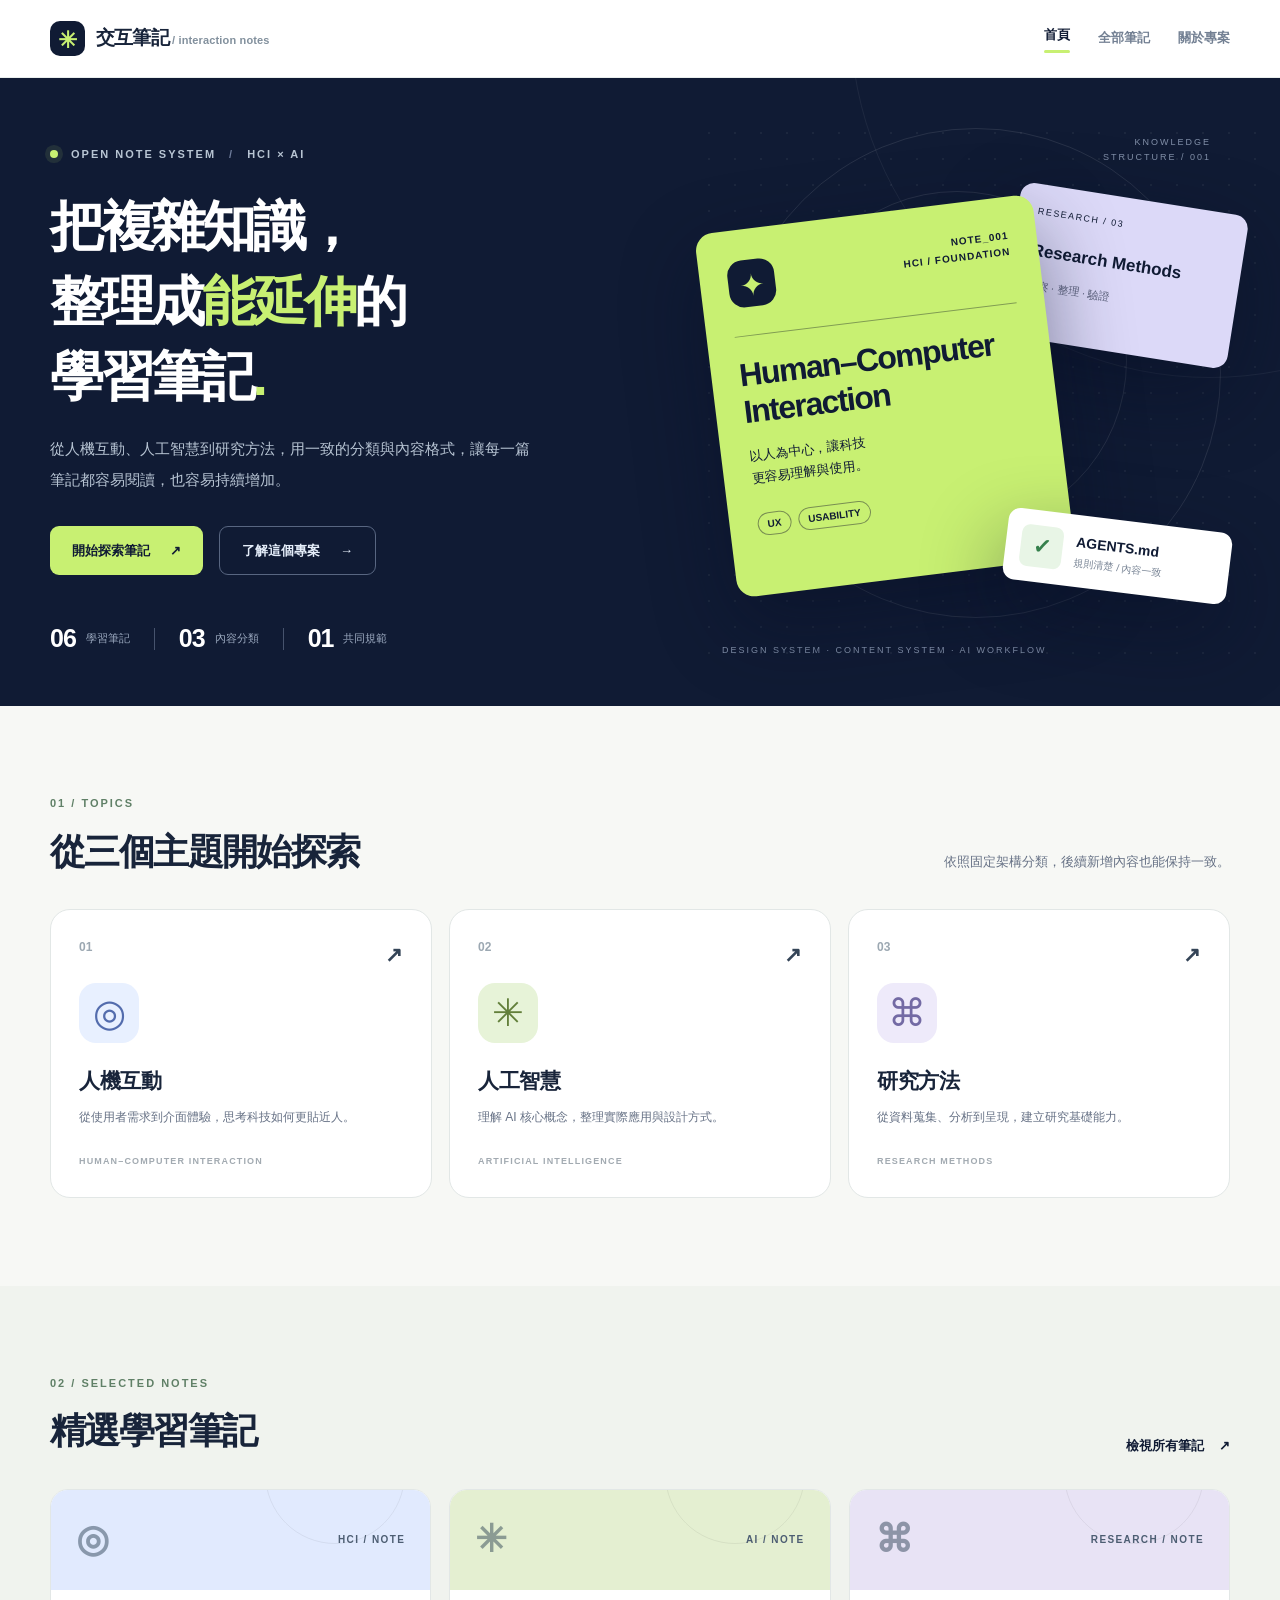
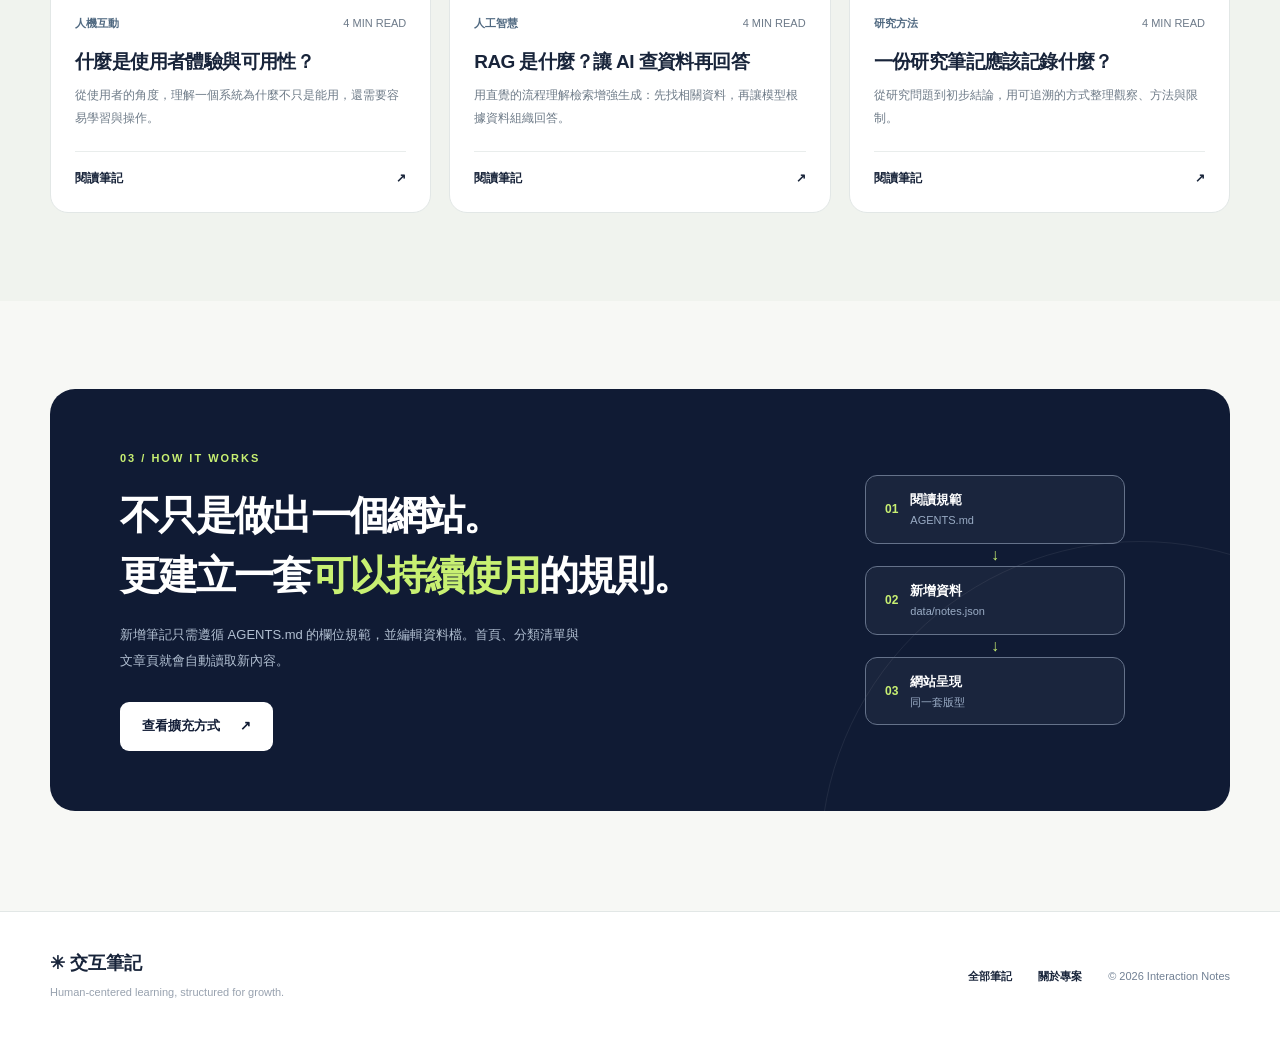
<file: index.html>
<!doctype html>
<html lang="zh-Hant">
<head>
  <meta charset="utf-8">
  <meta name="viewport" content="width=device-width, initial-scale=1">
  <meta name="theme-color" content="#101b34">
  <meta name="description" content="交互筆記：將人機互動、人工智慧與研究方法，整理成清楚、可擴充的學習筆記。">
  <title>交互筆記｜HCI × AI 學習知識庫</title>
  <link rel="stylesheet" href="./assets/css/style.css">
  <script src="./assets/js/app.js" defer></script>
</head>
<body data-page="home">
  <a class="skip-link" href="#main">跳到主要內容</a>
  <header class="site-header">
    <div class="container header-inner">
      <a class="brand" href="./index.html" aria-label="交互筆記首頁"><span class="brand-icon" aria-hidden="true">✳</span><span>交互筆記<span class="brand-en"> / interaction notes</span></span></a>
      <nav class="nav" aria-label="主選單"><a class="nav-link is-active" aria-current="page" href="./index.html">首頁</a><a class="nav-link" href="./library.html">全部筆記</a><a class="nav-link" href="./about.html">關於專案</a></nav>
    </div>
  </header>
  <main id="main">
    <section class="hero">
      <div class="hero-grid container">
        <div class="hero-content">
          <div class="eyebrow"><span class="eyebrow-dot"></span> OPEN NOTE SYSTEM <span class="eyebrow-slash">/</span> HCI × AI</div>
          <h1>把複雜知識，<br>整理成<span class="highlight">能延伸</span>的<br>學習筆記<span class="period">.</span></h1>
          <p class="hero-copy">從人機互動、人工智慧到研究方法，用一致的分類與內容格式，讓每一篇筆記都容易閱讀，也容易持續增加。</p>
          <div class="hero-actions"><a class="btn btn-primary" href="./library.html">開始探索筆記 <span aria-hidden="true">↗</span></a><a class="btn btn-ghost" href="./about.html">了解這個專案 <span aria-hidden="true">→</span></a></div>
          <div class="hero-stats"><div><strong id="home-note-count">06</strong><small>學習筆記</small></div><span class="stat-divider"></span><div><strong>03</strong><small>內容分類</small></div><span class="stat-divider"></span><div><strong>01</strong><small>共同規範</small></div></div>
        </div>
        <div class="hero-visual" aria-label="知識筆記與統一開發流程插畫">
          <div class="visual-orbit orbit-a"></div><div class="visual-orbit orbit-b"></div>
          <div class="visual-top-label">KNOWLEDGE<br>STRUCTURE / 001</div>
          <div class="floating-card float-back"><span>RESEARCH / 03</span><b>Research Methods</b><i>觀察 · 整理 · 驗證</i></div>
          <div class="floating-card float-main"><div class="card-top"><span class="card-avatar">✦</span><span class="card-mini">NOTE_001<br>HCI / FOUNDATION</span></div><div class="card-line"></div><h2>Human–Computer<br>Interaction</h2><p>以人為中心，讓科技<br>更容易理解與使用。</p><div class="card-tags"><span>UX</span><span>USABILITY</span></div></div>
          <div class="floating-card float-front"><span class="mini-square">✓</span><div><b>AGENTS.md</b><small>規則清楚 / 內容一致</small></div></div>
          <div class="visual-bottom-label">DESIGN SYSTEM · CONTENT SYSTEM · AI WORKFLOW</div>
        </div>
      </div>
    </section>
    <section class="section categories-section container" aria-labelledby="categories-title">
      <div class="section-heading"><div><div class="section-kicker">01 / TOPICS</div><h2 id="categories-title">從三個主題開始探索</h2></div><p>依照固定架構分類，後續新增內容也能保持一致。</p></div>
      <div class="category-grid">
        <a class="category-tile" href="./library.html?category=hci"><div class="tile-top"><span>01</span><span class="tile-arrow">↗</span></div><div class="category-symbol symbol-hci">◎</div><h3>人機互動</h3><p>從使用者需求到介面體驗，思考科技如何更貼近人。</p><span class="tile-en">HUMAN–COMPUTER INTERACTION</span></a>
        <a class="category-tile" href="./library.html?category=ai"><div class="tile-top"><span>02</span><span class="tile-arrow">↗</span></div><div class="category-symbol symbol-ai">✳</div><h3>人工智慧</h3><p>理解 AI 核心概念，整理實際應用與設計方式。</p><span class="tile-en">ARTIFICIAL INTELLIGENCE</span></a>
        <a class="category-tile" href="./library.html?category=research"><div class="tile-top"><span>03</span><span class="tile-arrow">↗</span></div><div class="category-symbol symbol-research">⌘</div><h3>研究方法</h3><p>從資料蒐集、分析到呈現，建立研究基礎能力。</p><span class="tile-en">RESEARCH METHODS</span></a>
      </div>
    </section>
    <section class="section featured-section" aria-labelledby="featured-title"><div class="container">
      <div class="section-heading"><div><div class="section-kicker">02 / SELECTED NOTES</div><h2 id="featured-title">精選學習筆記</h2></div><a class="text-link" href="./library.html">檢視所有筆記 <span aria-hidden="true">↗</span></a></div>
      <div id="featured-notes" class="note-grid" aria-live="polite"><p class="loading-copy">正在載入筆記內容……</p></div>
    </div></section>
    <section class="container system-section"><div class="system-card"><div><div class="section-kicker">03 / HOW IT WORKS</div><h2>不只是做出一個網站。<br>更建立一套<span>可以持續使用</span>的規則。</h2><p>新增筆記只需遵循 AGENTS.md 的欄位規範，並編輯資料檔。首頁、分類清單與文章頁就會自動讀取新內容。</p><a class="btn btn-light" href="./about.html">查看擴充方式 <span aria-hidden="true">↗</span></a></div><div class="system-flow"><div><span>01</span><b>閱讀規範</b><small>AGENTS.md</small></div><div class="flow-line">↓</div><div><span>02</span><b>新增資料</b><small>data/notes.json</small></div><div class="flow-line">↓</div><div><span>03</span><b>網站呈現</b><small>同一套版型</small></div></div></div></section>
  </main>
  <footer class="site-footer"><div class="container footer-inner"><div><a class="footer-brand" href="./index.html">✳ 交互筆記</a><p>Human-centered learning, structured for growth.</p></div><div class="footer-right"><a href="./library.html">全部筆記</a><a href="./about.html">關於專案</a><span>© 2026 Interaction Notes</span></div></div></footer>
</body>
</html>
</file>
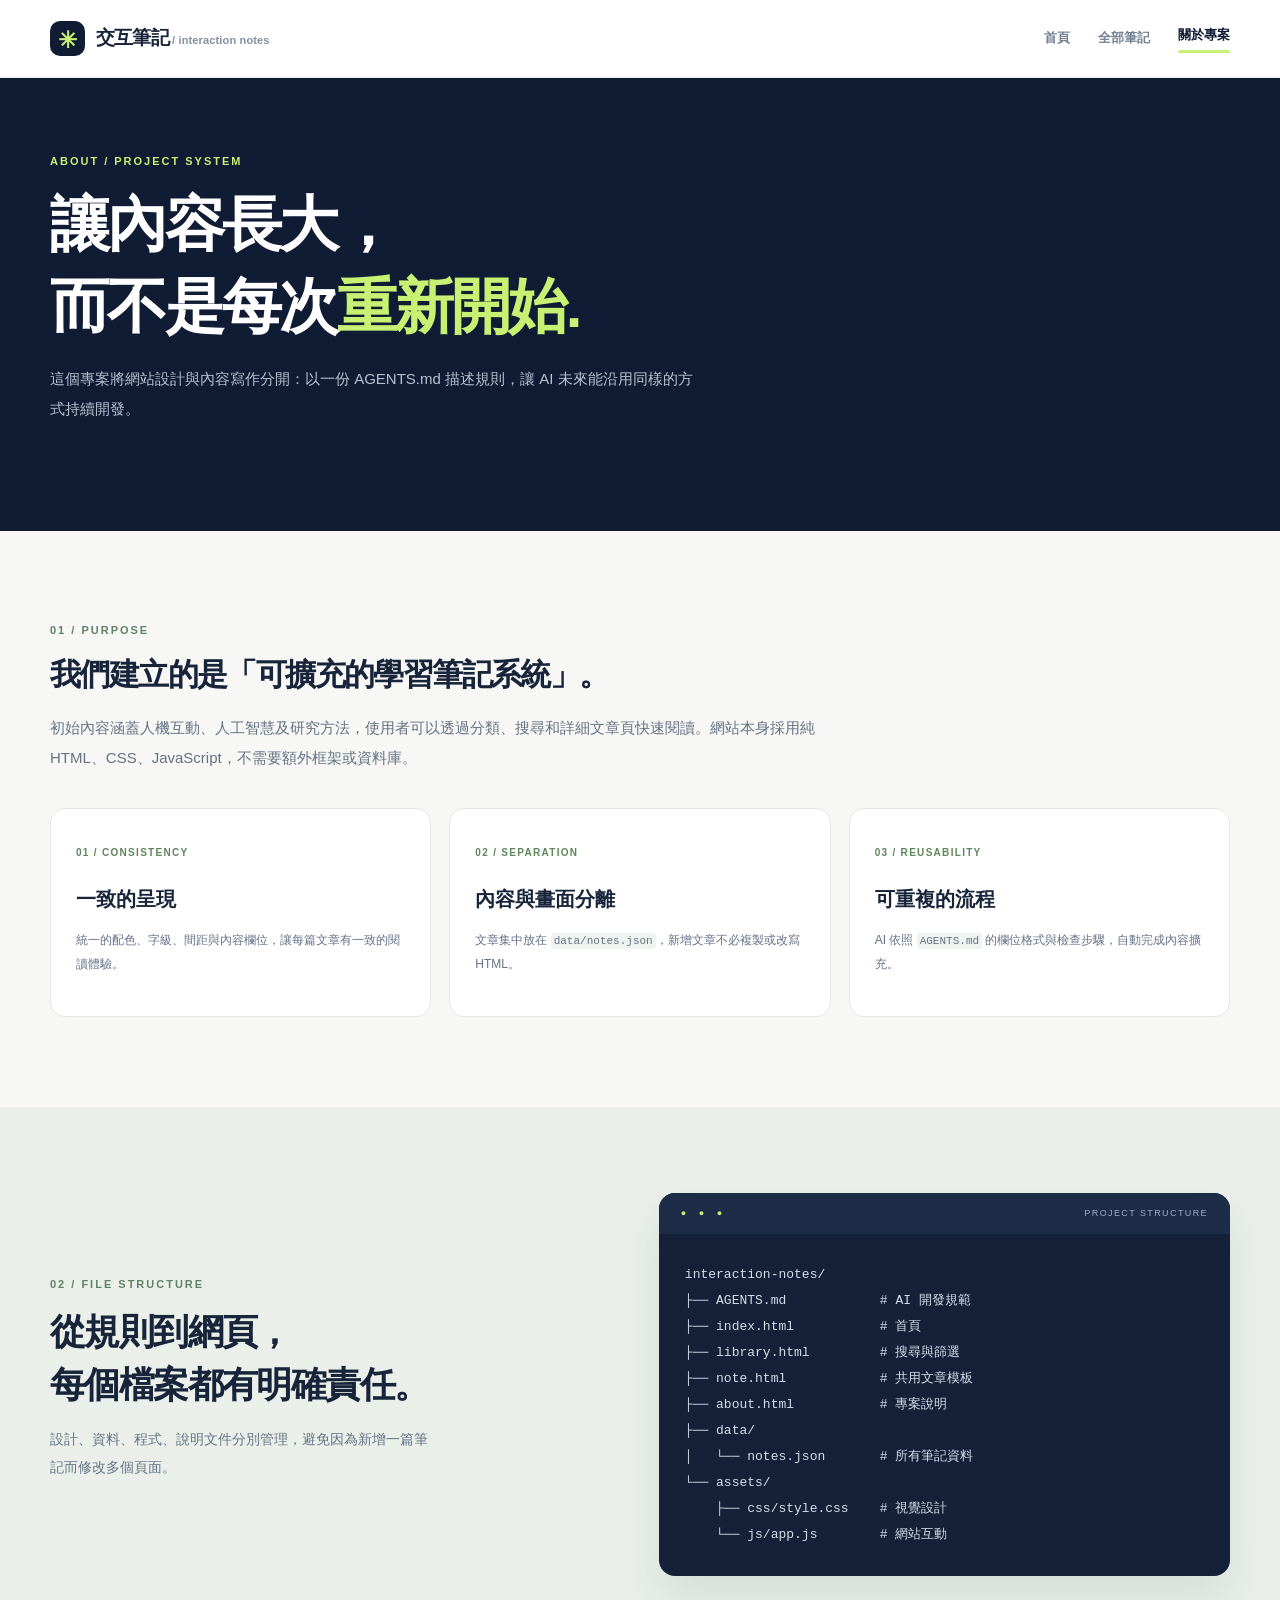
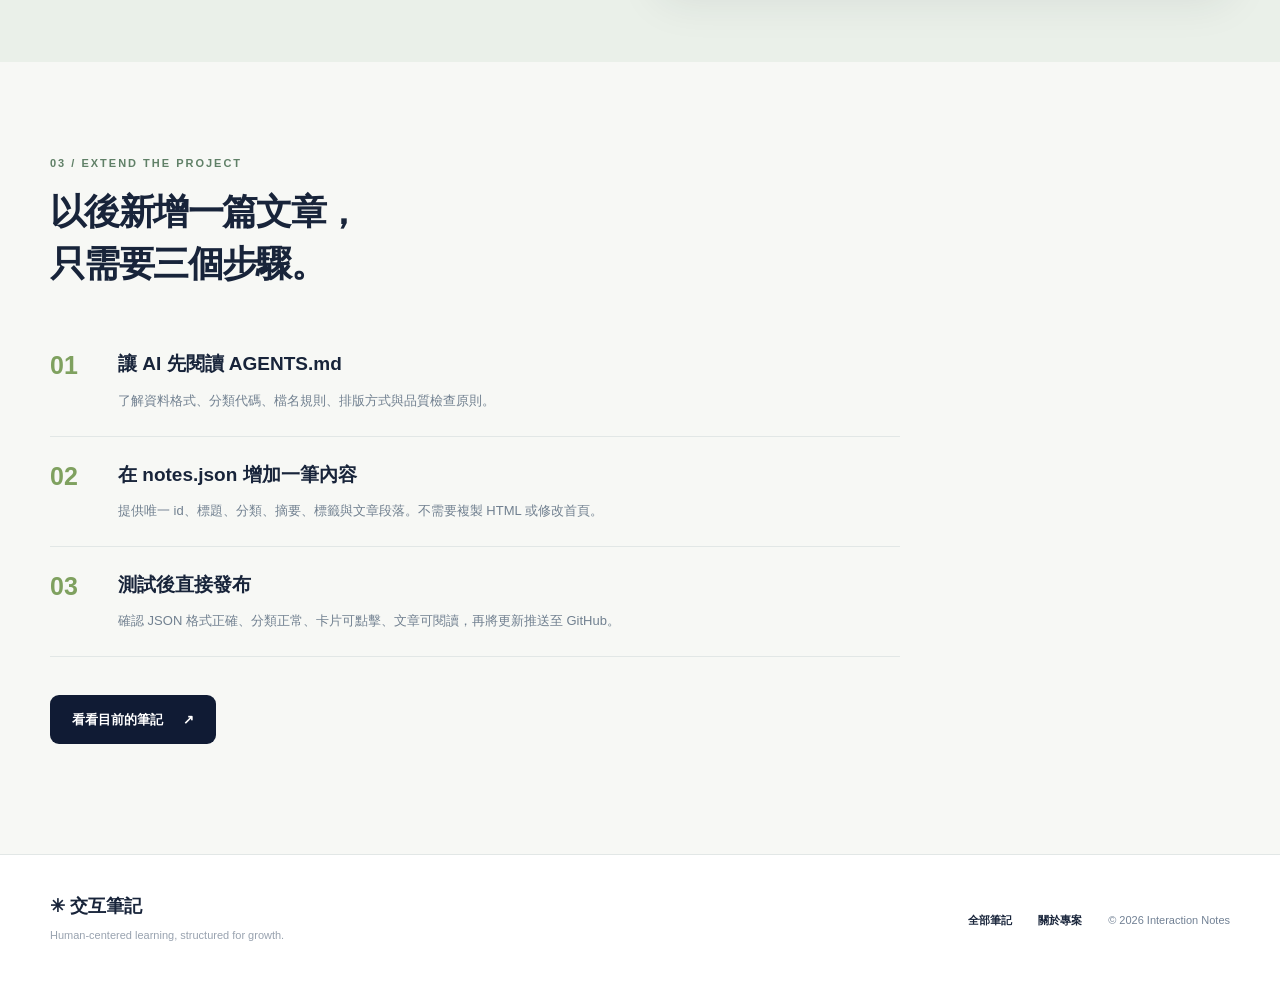
<file: about.html>
<!doctype html><html lang="zh-Hant"><head><meta charset="utf-8"><meta name="viewport" content="width=device-width, initial-scale=1"><meta name="theme-color" content="#101b34"><meta name="description" content="交互筆記的專案目的、內容架構與 AI 協作開發規範。"><title>關於專案｜交互筆記</title><link rel="stylesheet" href="./assets/css/style.css"><script src="./assets/js/app.js" defer></script></head>
<body data-page="about"><a class="skip-link" href="#main">跳到主要內容</a><header class="site-header"><div class="container header-inner"><a class="brand" href="./index.html" aria-label="交互筆記首頁"><span class="brand-icon" aria-hidden="true">✳</span><span>交互筆記<span class="brand-en"> / interaction notes</span></span></a><nav class="nav" aria-label="主選單"><a class="nav-link" href="./index.html">首頁</a><a class="nav-link" href="./library.html">全部筆記</a><a class="nav-link is-active" aria-current="page" href="./about.html">關於專案</a></nav></div></header>
<main id="main"><section class="page-heading about-heading"><div class="container"><div class="section-kicker">ABOUT / PROJECT SYSTEM</div><h1>讓內容長大，<br>而不是每次<span class="highlight-dark">重新開始</span><span class="period">.</span></h1><p>這個專案將網站設計與內容寫作分開：以一份 AGENTS.md 描述規則，讓 AI 未來能沿用同樣的方式持續開發。</p></div></section>
<section class="container about-section"><div class="about-lead"><div class="section-kicker">01 / PURPOSE</div><h2>我們建立的是「可擴充的學習筆記系統」。</h2><p>初始內容涵蓋人機互動、人工智慧及研究方法，使用者可以透過分類、搜尋和詳細文章頁快速閱讀。網站本身採用純 HTML、CSS、JavaScript，不需要額外框架或資料庫。</p></div><div class="principle-grid"><div class="principle"><span>01 / CONSISTENCY</span><h3>一致的呈現</h3><p>統一的配色、字級、間距與內容欄位，讓每篇文章有一致的閱讀體驗。</p></div><div class="principle"><span>02 / SEPARATION</span><h3>內容與畫面分離</h3><p>文章集中放在 <code>data/notes.json</code>，新增文章不必複製或改寫 HTML。</p></div><div class="principle"><span>03 / REUSABILITY</span><h3>可重複的流程</h3><p>AI 依照 <code>AGENTS.md</code> 的欄位格式與檢查步驟，自動完成內容擴充。</p></div></div></section>
<section class="about-code-section"><div class="container about-code-grid"><div><div class="section-kicker">02 / FILE STRUCTURE</div><h2>從規則到網頁，<br>每個檔案都有明確責任。</h2><p>設計、資料、程式、說明文件分別管理，避免因為新增一篇筆記而修改多個頁面。</p></div><div class="code-window"><div class="code-window-head"><span>● ● ●</span><span>PROJECT STRUCTURE</span></div><pre><code>interaction-notes/
├── AGENTS.md            # AI 開發規範
├── index.html           # 首頁
├── library.html         # 搜尋與篩選
├── note.html            # 共用文章模板
├── about.html           # 專案說明
├── data/
│   └── notes.json       # 所有筆記資料
└── assets/
    ├── css/style.css    # 視覺設計
    └── js/app.js        # 網站互動</code></pre></div></div></section>
<section class="container how-section"><div class="section-kicker">03 / EXTEND THE PROJECT</div><h2>以後新增一篇文章，<br>只需要三個步驟。</h2><div class="step-list"><div class="step"><span class="step-num">01</span><div><h3>讓 AI 先閱讀 AGENTS.md</h3><p>了解資料格式、分類代碼、檔名規則、排版方式與品質檢查原則。</p></div></div><div class="step"><span class="step-num">02</span><div><h3>在 notes.json 增加一筆內容</h3><p>提供唯一 id、標題、分類、摘要、標籤與文章段落。不需要複製 HTML 或修改首頁。</p></div></div><div class="step"><span class="step-num">03</span><div><h3>測試後直接發布</h3><p>確認 JSON 格式正確、分類正常、卡片可點擊、文章可閱讀，再將更新推送至 GitHub。</p></div></div></div><a href="./library.html" class="btn btn-dark">看看目前的筆記 <span aria-hidden="true">↗</span></a></section></main>
<footer class="site-footer"><div class="container footer-inner"><div><a class="footer-brand" href="./index.html">✳ 交互筆記</a><p>Human-centered learning, structured for growth.</p></div><div class="footer-right"><a href="./library.html">全部筆記</a><a href="./about.html">關於專案</a><span>© 2026 Interaction Notes</span></div></div></footer></body></html>
</file>
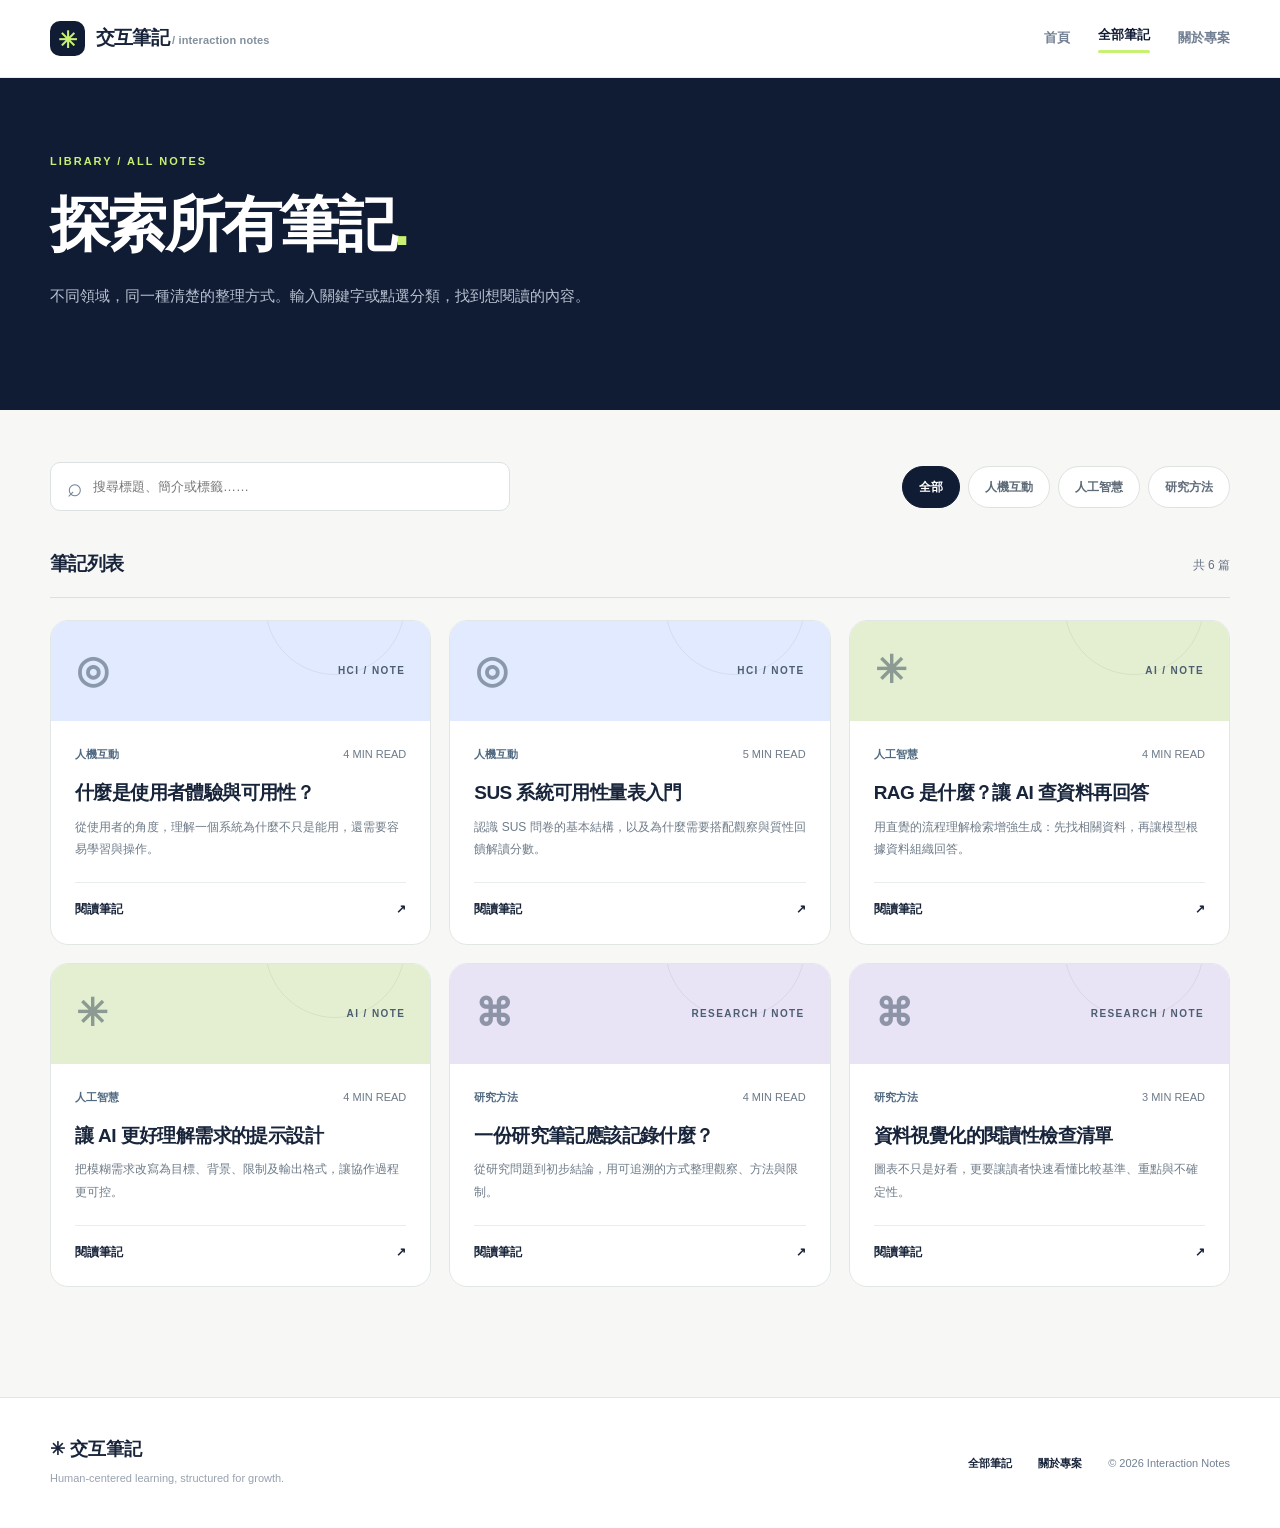
<file: library.html>
<!doctype html>
<html lang="zh-Hant">
<head><meta charset="utf-8"><meta name="viewport" content="width=device-width, initial-scale=1"><meta name="theme-color" content="#101b34"><meta name="description" content="探索交互筆記的全部主題，可依分類篩選或關鍵字搜尋。"><title>全部筆記｜交互筆記</title><link rel="stylesheet" href="./assets/css/style.css"><script src="./assets/js/app.js" defer></script></head>
<body data-page="library">
<a class="skip-link" href="#main">跳到主要內容</a>
<header class="site-header"><div class="container header-inner"><a class="brand" href="./index.html" aria-label="交互筆記首頁"><span class="brand-icon" aria-hidden="true">✳</span><span>交互筆記<span class="brand-en"> / interaction notes</span></span></a><nav class="nav" aria-label="主選單"><a class="nav-link" href="./index.html">首頁</a><a class="nav-link is-active" aria-current="page" href="./library.html">全部筆記</a><a class="nav-link" href="./about.html">關於專案</a></nav></div></header>
<main id="main"><section class="page-heading"><div class="container"><div class="section-kicker">LIBRARY / ALL NOTES</div><h1>探索所有筆記<span class="period">.</span></h1><p>不同領域，同一種清楚的整理方式。輸入關鍵字或點選分類，找到想閱讀的內容。</p></div></section>
<section class="container library-section"><div class="library-toolbar"><div class="search-field"><label for="search-input" class="sr-only">搜尋筆記標題、簡介或標籤</label><span aria-hidden="true">⌕</span><input id="search-input" type="search" placeholder="搜尋標題、簡介或標籤……" autocomplete="off"></div><div class="filter-row" role="group" aria-label="筆記分類篩選"><button class="filter-chip is-selected" type="button" data-category="all" aria-pressed="true">全部</button><button class="filter-chip" type="button" data-category="hci" aria-pressed="false">人機互動</button><button class="filter-chip" type="button" data-category="ai" aria-pressed="false">人工智慧</button><button class="filter-chip" type="button" data-category="research" aria-pressed="false">研究方法</button></div></div><div class="library-result-row"><h2>筆記列表</h2><p id="result-count" aria-live="polite">正在載入……</p></div><div class="note-grid" id="all-notes" aria-live="polite"><p class="loading-copy">正在載入筆記內容……</p></div></section></main>
<footer class="site-footer"><div class="container footer-inner"><div><a class="footer-brand" href="./index.html">✳ 交互筆記</a><p>Human-centered learning, structured for growth.</p></div><div class="footer-right"><a href="./library.html">全部筆記</a><a href="./about.html">關於專案</a><span>© 2026 Interaction Notes</span></div></div></footer>
</body></html>
</file>
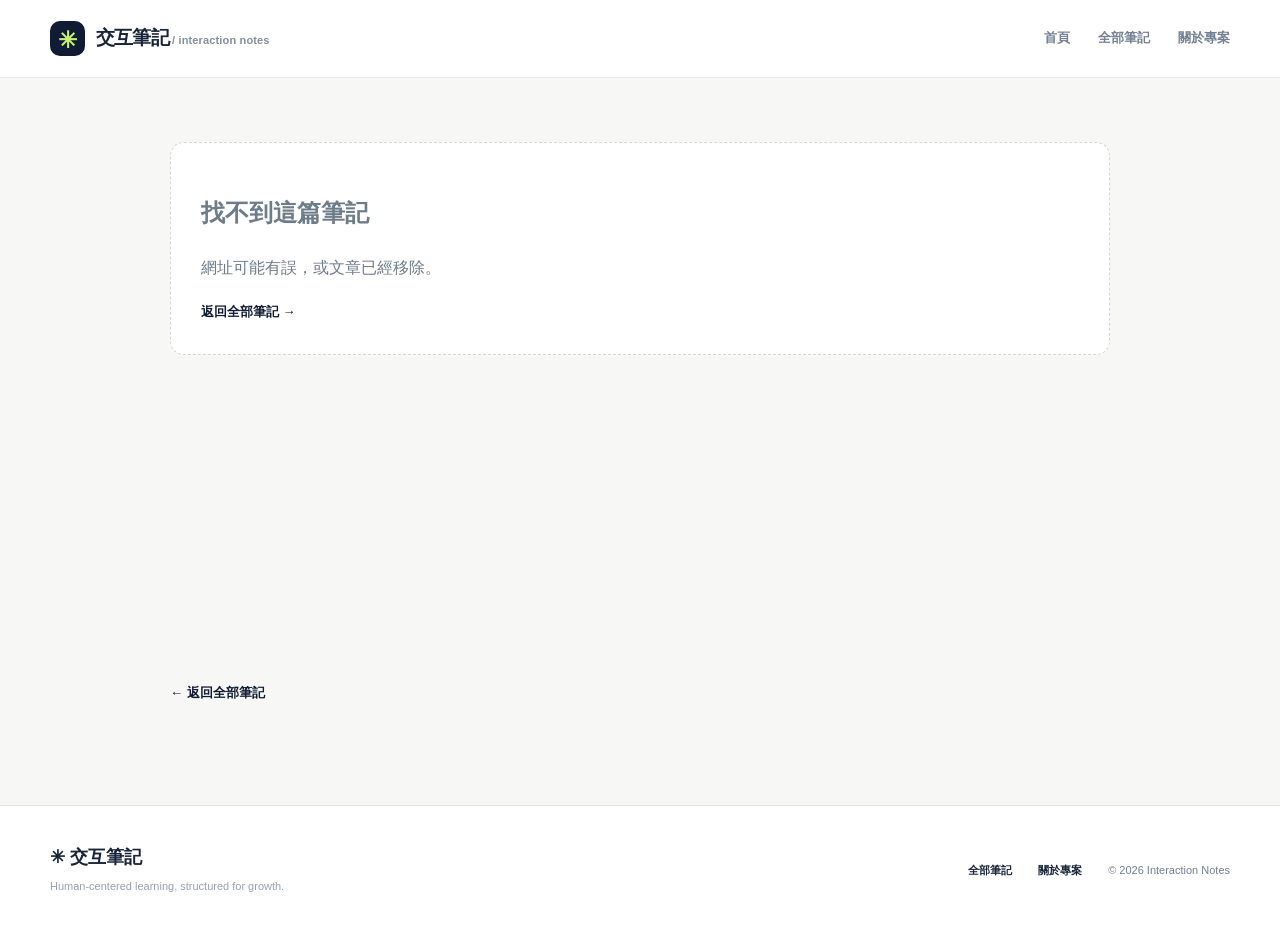
<file: note.html>
<!doctype html>
<html lang="zh-Hant"><head><meta charset="utf-8"><meta name="viewport" content="width=device-width, initial-scale=1"><meta name="theme-color" content="#101b34"><meta name="description" content="閱讀交互筆記的主題內容。"><title>閱讀筆記｜交互筆記</title><link rel="stylesheet" href="./assets/css/style.css"><script src="./assets/js/app.js" defer></script></head>
<body data-page="note"><a class="skip-link" href="#main">跳到主要內容</a><header class="site-header"><div class="container header-inner"><a class="brand" href="./index.html" aria-label="交互筆記首頁"><span class="brand-icon" aria-hidden="true">✳</span><span>交互筆記<span class="brand-en"> / interaction notes</span></span></a><nav class="nav" aria-label="主選單"><a class="nav-link" href="./index.html">首頁</a><a class="nav-link" href="./library.html">全部筆記</a><a class="nav-link" href="./about.html">關於專案</a></nav></div></header>
<main id="main"><article id="note-root" class="article-root container" aria-live="polite"><p class="loading-copy">正在載入文章……</p></article><div class="container article-bottom"><a class="text-link" href="./library.html">← 返回全部筆記</a></div></main>
<footer class="site-footer"><div class="container footer-inner"><div><a class="footer-brand" href="./index.html">✳ 交互筆記</a><p>Human-centered learning, structured for growth.</p></div><div class="footer-right"><a href="./library.html">全部筆記</a><a href="./about.html">關於專案</a><span>© 2026 Interaction Notes</span></div></div></footer>
</body></html>
</file>
<file: assets/css/style.css>
/* Interaction Notes visual system. Source of truth: AGENTS.md */
:root {
  --navy: #101b34; --navy-soft: #203454; --ink: #18243a;
  --muted: #667185; --paper: #f7f8f5; --white: #fff;
  --line: #e2e7e6; --lime: #c8f072; --mint: #dcefcf;
  --violet: #dcd9f8; --sky: #d8e8ff; --radius: 20px;
  --max: 1180px;
}
*,*::before,*::after{box-sizing:border-box}
html{scroll-behavior:smooth}
body{margin:0;font-family:Inter,"Noto Sans TC","PingFang TC","Microsoft JhengHei",Arial,sans-serif;background:var(--paper);color:var(--ink);line-height:1.7;-webkit-font-smoothing:antialiased}
a{color:inherit;text-decoration:none}button,input{font:inherit}button{cursor:pointer}img{max-width:100%;display:block}
.container{width:min(var(--max),calc(100% - 72px));margin-inline:auto}
.skip-link{position:absolute;left:14px;top:-70px;z-index:99;background:#fff;color:#101b34;padding:9px 14px;border-radius:7px}.skip-link:focus{top:10px}
:focus-visible{outline:3px solid #719ad1;outline-offset:3px}
.site-header{height:78px;background:#fff;border-bottom:1px solid #e9eeed;position:relative;z-index:5}
.header-inner{height:100%;display:flex;align-items:center;justify-content:space-between;gap:16px}
.brand{display:flex;align-items:center;gap:11px;font-weight:850;white-space:nowrap;font-size:19px;letter-spacing:-.8px}.brand-icon{width:35px;height:35px;border-radius:10px;background:var(--navy);color:var(--lime);display:grid;place-items:center;font-size:23px}.brand-en{font-size:11px;color:#82909d;letter-spacing:.15px;font-weight:550}
.nav{display:flex;align-items:center;gap:28px}.nav-link{font-size:13px;font-weight:750;color:#738093;transition:color .2s}.nav-link:hover,.nav-link.is-active{color:var(--navy)}.nav-link.is-active:after{content:"";display:block;height:3px;border-radius:4px;background:var(--lime);margin-top:3px}
.hero{background:var(--navy);color:#fff;position:relative;overflow:hidden}.hero:before{content:"";position:absolute;width:720px;height:720px;border-radius:50%;border:1px solid #ffffff0f;right:-290px;top:-420px}.hero-grid{display:grid;grid-template-columns:1.04fr .96fr;min-height:625px;gap:26px;align-items:center}.hero-content{padding:67px 0 55px;position:relative;z-index:1}.eyebrow,.section-kicker{font-size:11px;letter-spacing:2px;font-weight:850}.eyebrow{display:flex;align-items:center;gap:13px;color:#b8c5d3}.eyebrow-dot{width:8px;height:8px;border-radius:100%;background:var(--lime);box-shadow:0 0 0 5px #c8f07219}.eyebrow-slash{color:#6f7d9c}.hero h1{font-size:clamp(38px,4.25vw,61px);line-height:1.38;letter-spacing:-3.3px;font-weight:900;margin:25px 0 20px}.highlight{color:var(--lime)}.period{color:var(--lime)}.hero-copy{font-size:15px;color:#b7c4d3;max-width:480px;line-height:2.05}.hero-actions{display:flex;flex-wrap:wrap;gap:16px;margin:31px 0 51px}.btn{display:inline-flex;align-items:center;justify-content:center;gap:20px;min-height:49px;padding:11px 22px;border-radius:9px;font-size:13px;font-weight:850;transition:transform .16s,background .16s}.btn:hover{transform:translateY(-2px)}.btn-primary{background:var(--lime);color:var(--navy)}.btn-ghost{border:1px solid #586681;color:#e5eefa}.hero-stats{display:flex;align-items:center;gap:24px}.hero-stats>div{display:flex;align-items:center;gap:10px}.hero-stats strong{font-size:25px;line-height:1;font-weight:850;letter-spacing:-1px}.hero-stats small{font-size:11px;color:#9caac0;line-height:1.4}.stat-divider{height:22px;width:1px;background:#46536d}
.hero-visual{height:100%;min-height:540px;position:relative;isolation:isolate}.hero-visual:before{content:"";position:absolute;inset:42px -40px 40px 20px;background-image:radial-gradient(#ffffff22 1px,transparent 1px);background-size:26px 26px;opacity:.38}.visual-orbit{position:absolute;border:1px solid #ffffff19;border-radius:50%;left:10%;top:8%;width:490px;height:490px}.orbit-b{left:20%;top:18%;width:340px;height:340px}.visual-top-label,.visual-bottom-label{font-size:9px;color:#8290a9;letter-spacing:2px;line-height:1.7;position:absolute}.visual-top-label{right:19px;top:57px;text-align:right}.visual-bottom-label{left:46px;bottom:48px}.floating-card{position:absolute;box-shadow:0 30px 80px #060e2470}.float-back{right:-9px;top:120px;width:230px;height:155px;border-radius:14px;background:var(--violet);color:var(--navy);transform:rotate(9deg);padding:20px 20px}.float-back span{font-size:9px;letter-spacing:1.5px;display:block}.float-back b{display:block;font-size:17px;line-height:1.45;margin:20px 0 6px}.float-back i{font-size:11px;font-style:normal;opacity:.62}.float-main{width:340px;height:366px;top:135px;left:39px;border-radius:18px;padding:31px 28px;background:var(--lime);color:var(--navy);transform:rotate(-7deg);z-index:2}.card-top{display:flex;justify-content:space-between}.card-avatar{background:var(--navy);color:var(--lime);width:47px;height:47px;border-radius:15px;display:grid;place-items:center;font-size:30px}.card-mini{text-align:right;font-size:10px;font-weight:800;line-height:1.6;letter-spacing:1px}.card-line{height:1px;background:#819d53;margin-top:28px}.float-main h2{font-size:32px;letter-spacing:-1.5px;line-height:1.15;margin:20px 0 15px}.float-main p{font-size:13px;line-height:1.7;margin:0}.card-tags{display:flex;gap:7px;margin-top:24px}.card-tags span{font-size:10px;font-weight:800;border:1px solid #798f52;padding:2px 9px;border-radius:20px}.float-front{right:0;bottom:114px;z-index:3;display:flex;align-items:center;gap:13px;width:225px;padding:15px;border-radius:12px;background:#fff;color:var(--navy);transform:rotate(7deg)}.mini-square{background:#e8f5e6;color:#35804c;width:42px;height:42px;display:grid;place-items:center;border-radius:8px;font-size:22px;font-weight:900}.float-front b{display:block;font-size:14px}.float-front small{display:block;font-size:10px;color:#778394}
.section{padding-top:88px;padding-bottom:88px}.section-heading{display:flex;align-items:end;justify-content:space-between;gap:32px;margin-bottom:31px}.section-kicker{color:#608067;margin-bottom:13px}.section-heading h2,.about-section h2,.about-code-grid h2,.how-section h2{font-size:clamp(26px,3vw,36px);line-height:1.45;letter-spacing:-1.6px;margin:0;font-weight:900}.section-heading>p{font-size:13px;color:var(--muted);margin-bottom:5px;max-width:320px}
.category-grid{display:grid;grid-template-columns:repeat(3,1fr);gap:17px}.category-tile{border:1px solid var(--line);background:#fff;border-radius:var(--radius);padding:27px 28px 24px;min-height:288px;transition:transform .18s,box-shadow .18s}.category-tile:hover{transform:translateY(-5px);box-shadow:0 14px 35px #1022390d}.tile-top{display:flex;justify-content:space-between;font-size:12px;font-weight:800;color:#9ca8b2}.tile-arrow{font-size:21px;color:#344457}.category-symbol{width:60px;height:60px;border-radius:17px;font-size:38px;line-height:1;display:grid;place-items:center;margin:10px 0 20px}.symbol-hci{background:#e8f0ff;color:#536cad}.symbol-ai{background:#e7f3d8;color:#627f3a}.symbol-research{background:#eeeafa;color:#736aa4}.category-tile h3{font-size:21px;letter-spacing:-.5px;margin:0 0 7px}.category-tile p{font-size:12px;color:var(--muted);line-height:1.9;margin:0 0 17px}.tile-en{font-size:9px;color:#a2aab1;font-weight:750;letter-spacing:1.15px}
.featured-section{background:#f0f3ee}.text-link{display:inline-flex;align-items:center;gap:15px;font-size:13px;font-weight:850;color:var(--navy)}.text-link:hover{text-decoration:underline}.note-grid{display:grid;grid-template-columns:repeat(3,minmax(0,1fr));gap:18px;min-height:245px}.note-card{border:1px solid var(--line);border-radius:18px;background:#fff;overflow:hidden;display:flex;flex-direction:column;transition:transform .2s,box-shadow .2s}.note-card:hover{transform:translateY(-4px);box-shadow:0 16px 35px #14263d12}.note-color{height:100px;display:flex;align-items:center;justify-content:space-between;padding:24px 25px;position:relative;overflow:hidden}.note-color:after{content:"";width:140px;height:140px;border:1px solid #00000010;border-radius:50%;position:absolute;right:25px;top:-86px}.note-color.hci{background:#e1eafe}.note-color.ai{background:#e4efd1}.note-color.research{background:#e8e3f5}.note-color-icon{font-size:38px;font-weight:700;color:#1b314771}.note-color-id{font-size:10px;font-weight:850;letter-spacing:1.4px;color:#4d5e73}.note-content{padding:24px;display:flex;flex-direction:column;flex:1}.note-meta{font-size:11px;color:#6d7a89;display:flex;align-items:center;justify-content:space-between;gap:7px}.meta-category{font-weight:800;color:#506981}.note-content h3{font-size:19px;line-height:1.48;margin:16px 0 8px;letter-spacing:-.6px;font-weight:900}.note-content p{font-size:12px;color:#6e7b88;line-height:1.9;margin:0 0 21px;flex:1}.note-link{font-size:12px;font-weight:850;border-top:1px solid #e9edec;padding-top:16px;display:flex;justify-content:space-between}.loading-copy{grid-column:1/-1;color:#6e7b88;padding:20px 0}.error-copy,.empty-state{grid-column:1/-1;background:#fff;padding:30px;border-radius:14px;color:#6e7b88;border:1px dashed #d1d9d7}
.system-section{padding-top:88px;padding-bottom:100px}.system-card{background:var(--navy);color:#fff;border-radius:25px;padding:60px 70px;display:grid;grid-template-columns:1.4fr .7fr;align-items:center;gap:50px;overflow:hidden;position:relative}.system-card:after{content:"";position:absolute;border:1px solid #ffffff12;border-radius:50%;width:640px;height:640px;right:-230px;bottom:-370px;pointer-events:none}.system-card .section-kicker{color:var(--lime)}.system-card h2{font-size:clamp(28px,3.2vw,40px);line-height:1.5;letter-spacing:-1.9px;margin:17px 0}.system-card h2 span{color:var(--lime)}.system-card p{font-size:13px;line-height:2;color:#b2c0d2;max-width:470px;margin:0 0 28px}.btn-light{background:#fff;color:var(--navy)}.system-flow{position:relative;z-index:1;display:flex;flex-direction:column;align-items:stretch;max-width:260px;margin:auto;width:100%}.system-flow>div:not(.flow-line){border:1px solid #65728a;border-radius:12px;padding:13px 19px;display:grid;grid-template-columns:auto 1fr;align-items:center;column-gap:12px;background:#ffffff0b}.system-flow span{font-size:12px;color:var(--lime);font-weight:850;grid-row:span 2}.system-flow b{font-size:13px}.system-flow small{color:#9aacc5;font-size:11px}.flow-line{height:22px;color:var(--lime);text-align:center;font-weight:900;line-height:22px}
.site-footer{background:#fff;border-top:1px solid var(--line);padding:36px 0}.footer-inner{display:flex;align-items:center;justify-content:space-between;gap:24px}.footer-brand{font-size:18px;font-weight:900}.footer-inner p{font-size:11px;color:#98a2af;margin:4px 0}.footer-right{display:flex;align-items:center;gap:26px;font-size:11px;color:#718094}.footer-right a{font-weight:750;color:var(--ink)}
/* Library and detail pages */
.page-heading{background:var(--navy);color:#fff;padding:74px 0 84px}.page-heading h1{font-size:clamp(38px,5vw,60px);line-height:1.38;letter-spacing:-2.7px;margin:10px 0 13px;font-weight:900}.page-heading p{max-width:650px;color:#b7c2d1;font-size:15px;line-height:2}.page-heading .section-kicker{color:var(--lime)}.library-section{padding-top:52px;padding-bottom:110px}.library-toolbar{display:flex;gap:18px;justify-content:space-between;flex-wrap:wrap;align-items:center;margin-bottom:37px}.search-field{display:flex;align-items:center;border:1px solid #dbe2e1;background:#fff;border-radius:10px;min-width:280px;flex:1;max-width:460px;height:49px;padding:0 16px;gap:8px}.search-field span{font-size:26px;line-height:1;color:#73859b}.search-field input{border:0;outline:0;min-width:0;width:100%;font-size:13px;background:transparent;color:var(--ink)}.search-field:focus-within{outline:3px solid #9ec6e7}.filter-row{display:flex;gap:8px;flex-wrap:wrap}.filter-chip{border:1px solid #dce4e0;background:#fff;color:#5e6b78;padding:10px 16px;font-size:12px;font-weight:800;border-radius:50px}.filter-chip:hover,.filter-chip.is-selected{background:var(--navy);border-color:var(--navy);color:#fff}.library-result-row{display:flex;align-items:center;justify-content:space-between;border-bottom:1px solid #dae2dc;margin-bottom:22px}.library-result-row h2{font-size:19px;letter-spacing:-.6px;margin:0 0 16px}.library-result-row p{font-size:12px;color:var(--muted);margin:0 0 14px}
.article-root{min-height:600px;max-width:940px;padding-top:64px;padding-bottom:25px}.article-back{font-size:12px;color:#6e7d8f;font-weight:850;display:inline-block;margin-bottom:42px}.article-back:hover{text-decoration:underline}.article-heading{border-bottom:1px solid #dbe3dd;padding-bottom:38px}.article-category{display:inline-block;background:#e1ebda;color:#456b4f;border-radius:7px;font-size:12px;padding:7px 13px;font-weight:850}.article-heading h1{font-size:clamp(34px,4.6vw,53px);line-height:1.35;letter-spacing:-2px;margin:20px 0 14px}.article-summary{font-size:16px;line-height:2;color:#68788a;max-width:740px}.article-meta{display:flex;flex-wrap:wrap;gap:22px;color:#8190a2;font-size:12px;font-weight:750;margin-top:24px}.article-body{max-width:740px;margin:44px auto 30px}.article-body section{margin:0 0 39px}.article-body h2{font-size:22px;letter-spacing:-.8px;line-height:1.6;margin:0 0 17px;padding-left:14px;border-left:4px solid #a6ca7a}.article-body p{font-size:15px;color:#415063;line-height:2.1;margin:0 0 12px}.article-body ul{padding-left:22px;color:#415063}.article-body li{margin-bottom:10px;font-size:14px;line-height:1.9}.article-tags{display:flex;gap:8px;flex-wrap:wrap;padding-top:12px}.article-tags span{font-size:11px;font-weight:800;background:#ebefef;border-radius:30px;padding:6px 13px;color:#667688}.related-area{max-width:740px;margin:0 auto;padding:27px 0 15px;border-top:1px solid var(--line)}.related-area h2{font-size:17px;margin:0 0 15px}.related-area a{display:block;padding:12px 0;border-bottom:1px solid var(--line);font-size:13px;font-weight:800}.related-area a:hover{color:#50844c}.article-bottom{max-width:940px;padding-bottom:100px}
/* About */
.about-heading{padding-bottom:92px}.about-heading .highlight-dark{color:var(--lime)}.about-section{padding:90px 0}.about-lead{max-width:800px;margin-bottom:35px}.about-lead h2{font-size:31px}.about-lead p{color:var(--muted);font-size:15px;line-height:2}.principle-grid{display:grid;grid-template-columns:repeat(3,1fr);gap:18px}.principle{border:1px solid var(--line);border-radius:15px;background:#fff;padding:28px 25px;min-height:200px}.principle>span{font-size:10px;color:#5f855d;letter-spacing:1.3px;font-weight:850}.principle h3{font-size:20px;margin:18px 0 8px}.principle p{font-size:12px;color:var(--muted);line-height:2}.principle code{font-size:11px;background:#f0f4f0;border-radius:3px;padding:2px 3px}.about-code-section{background:#eaf0e9;padding:86px 0}.about-code-grid{display:grid;grid-template-columns:1fr 1.06fr;align-items:center;gap:70px}.about-code-grid p{font-size:14px;color:#657487;line-height:2;max-width:380px}.code-window{background:#142138;border-radius:16px;box-shadow:0 24px 45px #1b2b3918;overflow:hidden}.code-window-head{background:#1d2d48;padding:13px 22px;display:flex;justify-content:space-between;font-size:9px;color:#9caec5;letter-spacing:1.4px}.code-window-head span:first-child{color:#c8f072;letter-spacing:5px}.code-window pre{margin:0;padding:28px 26px;color:#d2dfeb;font-size:13px;line-height:2;overflow-x:auto}.how-section{padding:92px 0 110px}.step-list{margin:36px 0 38px;max-width:850px}.step{display:flex;align-items:flex-start;gap:28px;padding:22px 0;border-bottom:1px solid var(--line)}.step-num{font-size:25px;font-weight:850;color:#7fa15f;line-height:1.4;min-width:40px}.step h3{margin:0 0 7px;font-size:19px}.step p{margin:0;color:#718090;font-size:13px;line-height:2}.btn-dark{background:var(--navy);color:#fff}
.sr-only{position:absolute;width:1px;height:1px;padding:0;margin:-1px;overflow:hidden;clip:rect(0,0,0,0);white-space:nowrap;border:0}
@media(max-width:1050px){.hero-grid{grid-template-columns:1fr .88fr}.float-main{left:0;width:300px;height:347px}.float-main h2{font-size:28px}.float-back{right:-25px}.float-front{right:-18px}.hero h1{font-size:48px}.system-card{padding:50px}.about-code-grid{gap:40px}}
@media(max-width:780px){.container{width:min(var(--max),calc(100% - 36px))}.site-header{height:auto;min-height:70px}.header-inner{padding:14px 0;flex-wrap:wrap}.brand-en{display:none}.nav{gap:18px}.nav-link{font-size:12px}.hero-grid{grid-template-columns:1fr}.hero-content{padding:65px 0 20px}.hero h1{font-size:clamp(38px,7vw,56px)}.hero-visual{height:480px;min-height:480px;max-width:560px;width:100%;margin:0 auto}.float-main{left:14%;top:45px}.float-back{right:8%;top:30px}.float-front{right:8%;bottom:55px}.visual-top-label{top:7px}.visual-bottom-label{bottom:15px}.section{padding:65px 0}.category-grid{grid-template-columns:1fr 1fr}.note-grid{grid-template-columns:repeat(2,minmax(0,1fr))}.system-card{grid-template-columns:1fr;gap:30px}.system-flow{margin:0}.about-code-grid{grid-template-columns:1fr}.principle-grid{grid-template-columns:1fr 1fr}.footer-inner{align-items:flex-start}.footer-right{flex-wrap:wrap;justify-content:flex-end}.page-heading{padding:55px 0}}
@media(max-width:540px){.header-inner{justify-content:center}.nav{width:100%;justify-content:center;gap:28px}.hero h1{letter-spacing:-2px}.hero-visual{height:375px;min-height:375px}.float-main{left:9%;top:29px;width:245px;height:288px;padding:20px}.float-main h2{font-size:24px;margin:13px 0}.card-avatar{width:38px;height:38px}.card-line{margin-top:16px}.float-main p{font-size:11px}.card-tags{margin-top:15px}.float-back{width:155px;height:125px;right:0;top:15px;padding:15px}.float-back b{font-size:13px;margin-top:14px}.float-front{right:0;bottom:47px;width:190px}.visual-orbit{left:0;width:340px;height:340px}.orbit-b{width:270px;height:270px}.visual-top-label{display:none}.hero-stats{gap:13px}.hero-stats strong{font-size:21px}.hero-stats small{font-size:10px}.section-heading{display:block}.section-heading>p{margin-top:13px}.category-grid,.note-grid,.principle-grid{grid-template-columns:1fr}.category-tile{min-height:auto}.system-card{padding:33px 25px}.system-card h2{font-size:27px}.footer-inner{display:block}.footer-right{justify-content:flex-start;gap:16px;margin-top:22px}.library-toolbar{display:block}.search-field{max-width:100%;min-width:0;margin-bottom:15px}.filter-row{gap:7px}.filter-chip{padding:9px 12px;font-size:11px}.article-root{padding-top:36px}.article-back{margin-bottom:25px}.article-heading h1{letter-spacing:-1px}.article-body{margin-top:30px}.about-section,.about-code-section,.how-section{padding:60px 0}.code-window pre{font-size:11px}.step{gap:14px}}
@media(prefers-reduced-motion:reduce){*,*::before,*::after{animation-duration:.01ms!important;transition-duration:.01ms!important;scroll-behavior:auto!important}}
</file>
